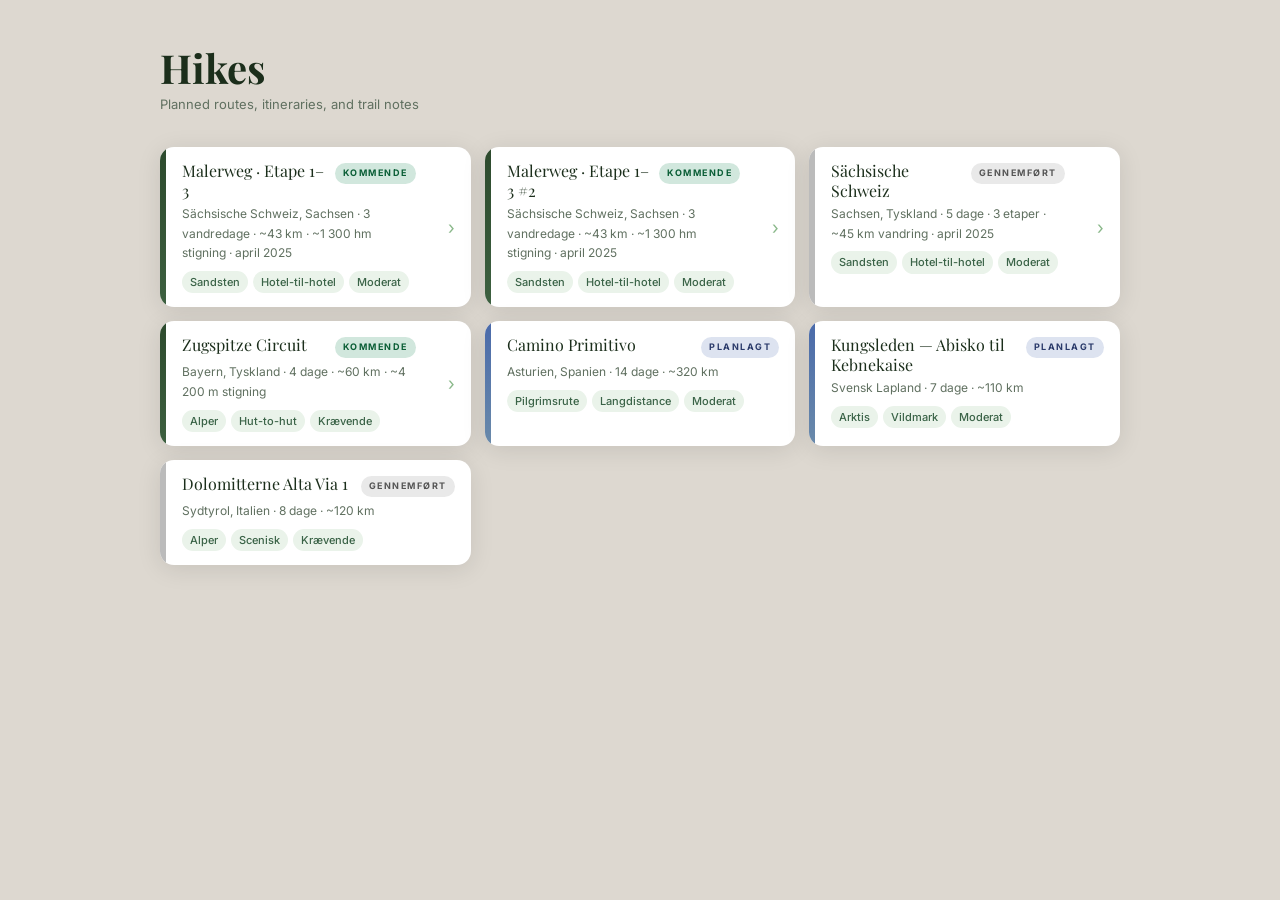
<file: hikes/index.html>
<!DOCTYPE html>
<html lang="en">
<head>
  <meta charset="UTF-8">
  <meta name="viewport" content="width=device-width, initial-scale=1.0">
  <title>Hikes</title>
  <link rel="preconnect" href="https://fonts.googleapis.com">
  <link rel="stylesheet" href="https://fonts.googleapis.com/css2?family=Playfair+Display:wght@700&family=Inter:wght@300;400;500;600&display=swap">
  <style>
    *,*::before,*::after { margin:0; padding:0; box-sizing:border-box }
    :root {
      --gd: #1b2e1b; --gm: #2d4a2d; --gl: #4a7a4a;
      --mu: #8ab88a; --sand: #f7f2eb; --txt: #1c1c1c; --mut: #607060;
      --rule: #e4ece4;
    }
    body { font-family: 'Inter', sans-serif; background: #ddd8d0; color: var(--txt); font-size: 14px; line-height: 1.65; padding: 32px 16px 64px }

    header { max-width: 560px; margin: 0 auto 28px; }
    header h1 { font-family: 'Playfair Display', serif; font-size: 32px; color: var(--gd); line-height: 1 }
    header p  { color: var(--mut); margin-top: 6px; font-size: 13px }

    .grid { max-width: 560px; margin: 0 auto; display: flex; flex-direction: column; gap: 12px }

    @media (min-width: 700px) {
      body   { padding: 48px 32px 80px }
      header { max-width: 960px; margin-bottom: 32px }
      header h1 { font-size: 40px }
      .grid  { max-width: 960px; display: grid; grid-template-columns: 1fr 1fr; gap: 14px }
    }
    @media (min-width: 1100px) {
      .grid { grid-template-columns: 1fr 1fr 1fr }
    }

    .card {
      background: #fff; border-radius: 14px; overflow: hidden;
      box-shadow: 0 4px 24px rgba(0,0,0,.10);
      text-decoration: none; color: inherit;
      display: flex; align-items: stretch;
      transition: transform .15s, box-shadow .15s;
    }
    .card:hover { transform: translateY(-2px); box-shadow: 0 8px 32px rgba(0,0,0,.14) }

    .card-stripe {
      width: 6px; flex-shrink: 0;
    }
    .stripe-upcoming { background: linear-gradient(180deg, var(--gm), #3d6040) }
    .stripe-planned  { background: linear-gradient(180deg, #4a6aaa, #6a8aaa) }
    .stripe-done     { background: #bbb }

    .card-body { padding: 14px 16px; flex: 1 }

    .card-top { display: flex; align-items: flex-start; justify-content: space-between; gap: 8px; margin-bottom: 4px }
    .card-title { font-family: 'Playfair Display', serif; font-size: 16px; color: var(--gd); line-height: 1.2 }
    .badge {
      font-size: 9px; font-weight: 700; letter-spacing: 1.5px; text-transform: uppercase;
      padding: 3px 8px; border-radius: 20px; flex-shrink: 0; margin-top: 2px;
    }
    .badge-upcoming { background: #d1e7dd; color: #0a5e36 }
    .badge-planned  { background: #dde3f0; color: #2a3a6a }
    .badge-done     { background: #e9e9e9; color: #555 }

    .card-meta { font-size: 12px; color: var(--mut); margin-bottom: 8px }

    .tags { display: flex; flex-wrap: wrap; gap: 5px }
    .tag  { font-size: 11px; background: #eaf3ea; color: #3a6347; padding: 2px 8px; border-radius: 20px; font-weight: 500 }

    .card-arrow { display: flex; align-items: center; padding: 0 16px; color: var(--mu); font-size: 18px; flex-shrink: 0 }
  </style>
</head>
<body>

<header>
  <h1>Hikes</h1>
  <p>Planned routes, itineraries, and trail notes</p>
</header>

<div class="grid" id="grid"></div>

<script>
const HIKES = [
  {
    title:  "Malerweg · Etape 1–3",
    region: "Sächsische Schweiz, Sachsen",
    meta:   "3 vandredage · ~43 km · ~1 300 hm stigning · april 2025",
    status: "upcoming",
    tags:   ["Sandsten", "Hotel-til-hotel", "Moderat"],
    url:    "malerweg-1-2-3/index.html",
  },
  {
    title:  "Malerweg · Etape 1–3 #2",
    region: "Sächsische Schweiz, Sachsen",
    meta:   "3 vandredage · ~43 km · ~1 300 hm stigning · april 2025",
    status: "upcoming",
    tags:   ["Sandsten", "Hotel-til-hotel", "Moderat"],
    url:    "malerweg-option2/index.html",
  },
  {
    title:  "Sächsische Schweiz",
    region: "Sachsen, Tyskland",
    meta:   "5 dage · 3 etaper · ~45 km vandring · april 2025",
    status: "done",
    tags:   ["Sandsten", "Hotel-til-hotel", "Moderat"],
    url:    "sachsische-schweiz/index.html",
  },
  {
    title:  "Zugspitze Circuit",
    region: "Bayern, Tyskland",
    meta:   "4 dage · ~60 km · ~4 200 m stigning",
    status: "upcoming",
    tags:   ["Alper", "Hut-to-hut", "Krævende"],
    url:    "zugspitze/index.html",
  },
  {
    title:  "Camino Primitivo",
    region: "Asturien, Spanien",
    meta:   "14 dage · ~320 km",
    status: "planned",
    tags:   ["Pilgrimsrute", "Langdistance", "Moderat"],
    url:    null,
  },
  {
    title:  "Kungsleden — Abisko til Kebnekaise",
    region: "Svensk Lapland",
    meta:   "7 dage · ~110 km",
    status: "planned",
    tags:   ["Arktis", "Vildmark", "Moderat"],
    url:    null,
  },
  {
    title:  "Dolomitterne Alta Via 1",
    region: "Sydtyrol, Italien",
    meta:   "8 dage · ~120 km",
    status: "done",
    tags:   ["Alper", "Scenisk", "Krævende"],
    url:    null,
  },
];

const LABELS = { upcoming: "Kommende", planned: "Planlagt", done: "Gennemført" };

const grid = document.getElementById("grid");
HIKES.forEach(h => {
  const tag   = h.url ? "a" : "div";
  const attrs = h.url ? `href="${h.url}"` : "";
  grid.insertAdjacentHTML("beforeend", `
    <${tag} class="card" ${attrs}>
      <div class="card-stripe stripe-${h.status}"></div>
      <div class="card-body">
        <div class="card-top">
          <div class="card-title">${h.title}</div>
          <span class="badge badge-${h.status}">${LABELS[h.status]}</span>
        </div>
        <div class="card-meta">${h.region} · ${h.meta}</div>
        <div class="tags">${h.tags.map(t => `<span class="tag">${t}</span>`).join("")}</div>
      </div>
      ${h.url ? '<div class="card-arrow">›</div>' : ""}
    </${tag}>`);
});
</script>

</body>
</html>
</file>
